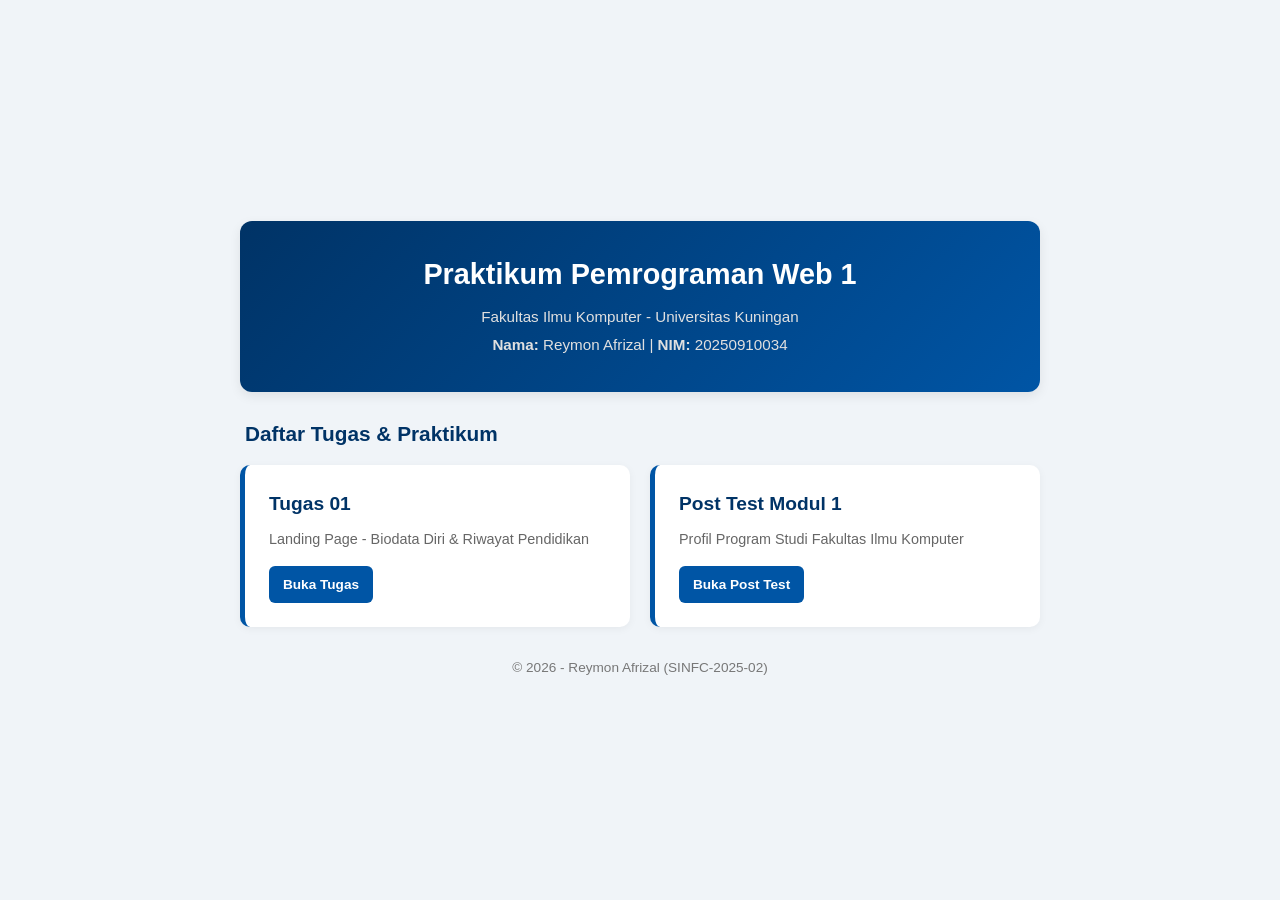
<file: index.html>
<!DOCTYPE html>
<html lang="id">
<head>
    <meta charset="UTF-8">
    <meta name="viewport" content="width=device-width, initial-scale=1.0">
    <title>Praktikum Pemrograman Web 1 - Reymon Afrizal</title>
    <!-- Menghubungkan CSS Utama -->
    <link rel="stylesheet" href="style.css">
</head>
<body>
    <div class="container">
        <header>
            <h1>Praktikum Pemrograman Web 1</h1>
            <p>Fakultas Ilmu Komputer - Universitas Kuningan</p>
            <p><strong>Nama:</strong> Reymon Afrizal | <strong>NIM:</strong> 20250910034</p>
        </header>

        <main>
            <h2>Daftar Tugas & Praktikum</h2>
            <div class="menu-list">
                <!-- Tombol ke Tugas 01 -->
                <a href="tugas_01/" class="menu-card">
                    <h3>Tugas 01</h3>
                    <p>Landing Page - Biodata Diri & Riwayat Pendidikan</p>
                    <span class="btn">Buka Tugas</span>
                </a>
                
                <!-- Tombol ke Post Test Modul 1 -->
                <a href="post_test_modul_1/" class="menu-card">
                    <h3>Post Test Modul 1</h3>
                    <p>Profil Program Studi Fakultas Ilmu Komputer</p>
                    <span class="btn">Buka Post Test</span>
                </a>
            </div>
        </main>

        <footer>
            <p>&copy; 2026 - Reymon Afrizal (SINFC-2025-02)</p>
        </footer>
    </div>
</body>
</html>
</file>
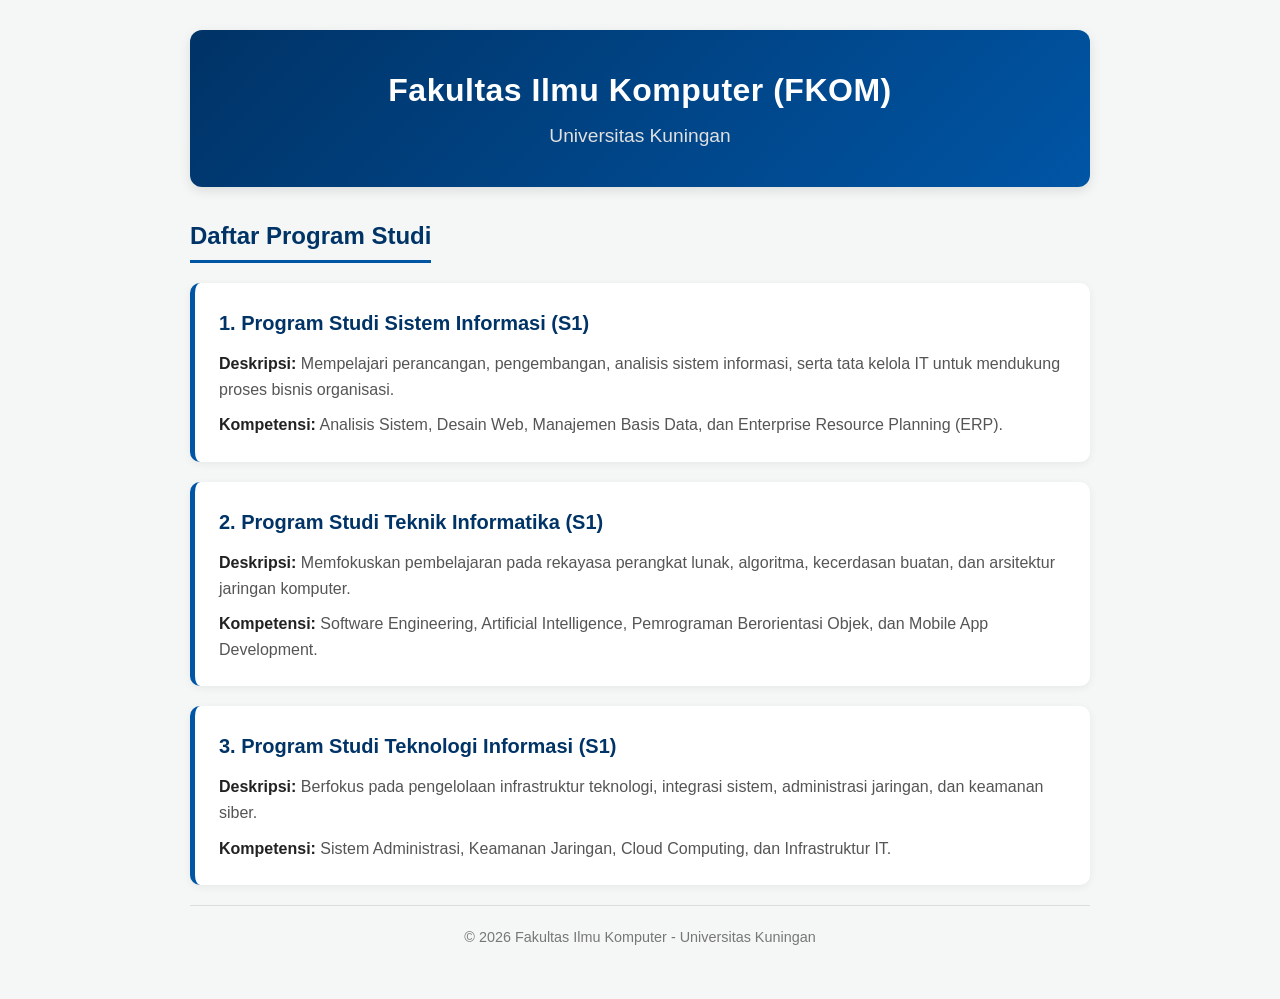
<file: post_test_modul_1/index.html>
<!DOCTYPE html>
<html lang="id">
<head>
    <meta charset="UTF-8">
    <meta name="viewport" content="width=device-width, initial-scale=1.0">
    <title>Profil Program Studi - FKOM UNIKU</title>
    <!-- Menghubungkan ke file CSS eksternal -->
    <link rel="stylesheet" href="style.css">
</head>
<body>
    <header>
        <h1>Fakultas Ilmu Komputer (FKOM)</h1>
        <h2>Universitas Kuningan</h2>
    </header>

    <main>
        <h3>Daftar Program Studi</h3>
        
        <section>
            <h4>1. Program Studi Sistem Informasi (S1)</h4>
            <p><strong>Deskripsi:</strong> Mempelajari perancangan, pengembangan, analisis sistem informasi, serta tata kelola IT untuk mendukung proses bisnis organisasi.</p>
            <p><strong>Kompetensi:</strong> Analisis Sistem, Desain Web, Manajemen Basis Data, dan Enterprise Resource Planning (ERP).</p>
        </section>

        <section>
            <h4>2. Program Studi Teknik Informatika (S1)</h4>
            <p><strong>Deskripsi:</strong> Memfokuskan pembelajaran pada rekayasa perangkat lunak, algoritma, kecerdasan buatan, dan arsitektur jaringan komputer.</p>
            <p><strong>Kompetensi:</strong> Software Engineering, Artificial Intelligence, Pemrograman Berorientasi Objek, dan Mobile App Development.</p>
        </section>

        <section>
            <h4>3. Program Studi Teknologi Informasi (S1)</h4>
            <p><strong>Deskripsi:</strong> Berfokus pada pengelolaan infrastruktur teknologi, integrasi sistem, administrasi jaringan, dan keamanan siber.</p>
            <p><strong>Kompetensi:</strong> Sistem Administrasi, Keamanan Jaringan, Cloud Computing, dan Infrastruktur IT.</p>
        </section>
    </main>

    <footer>
        <p>&copy; 2026 Fakultas Ilmu Komputer - Universitas Kuningan</p>
    </footer>
</body>
</html>
</file>
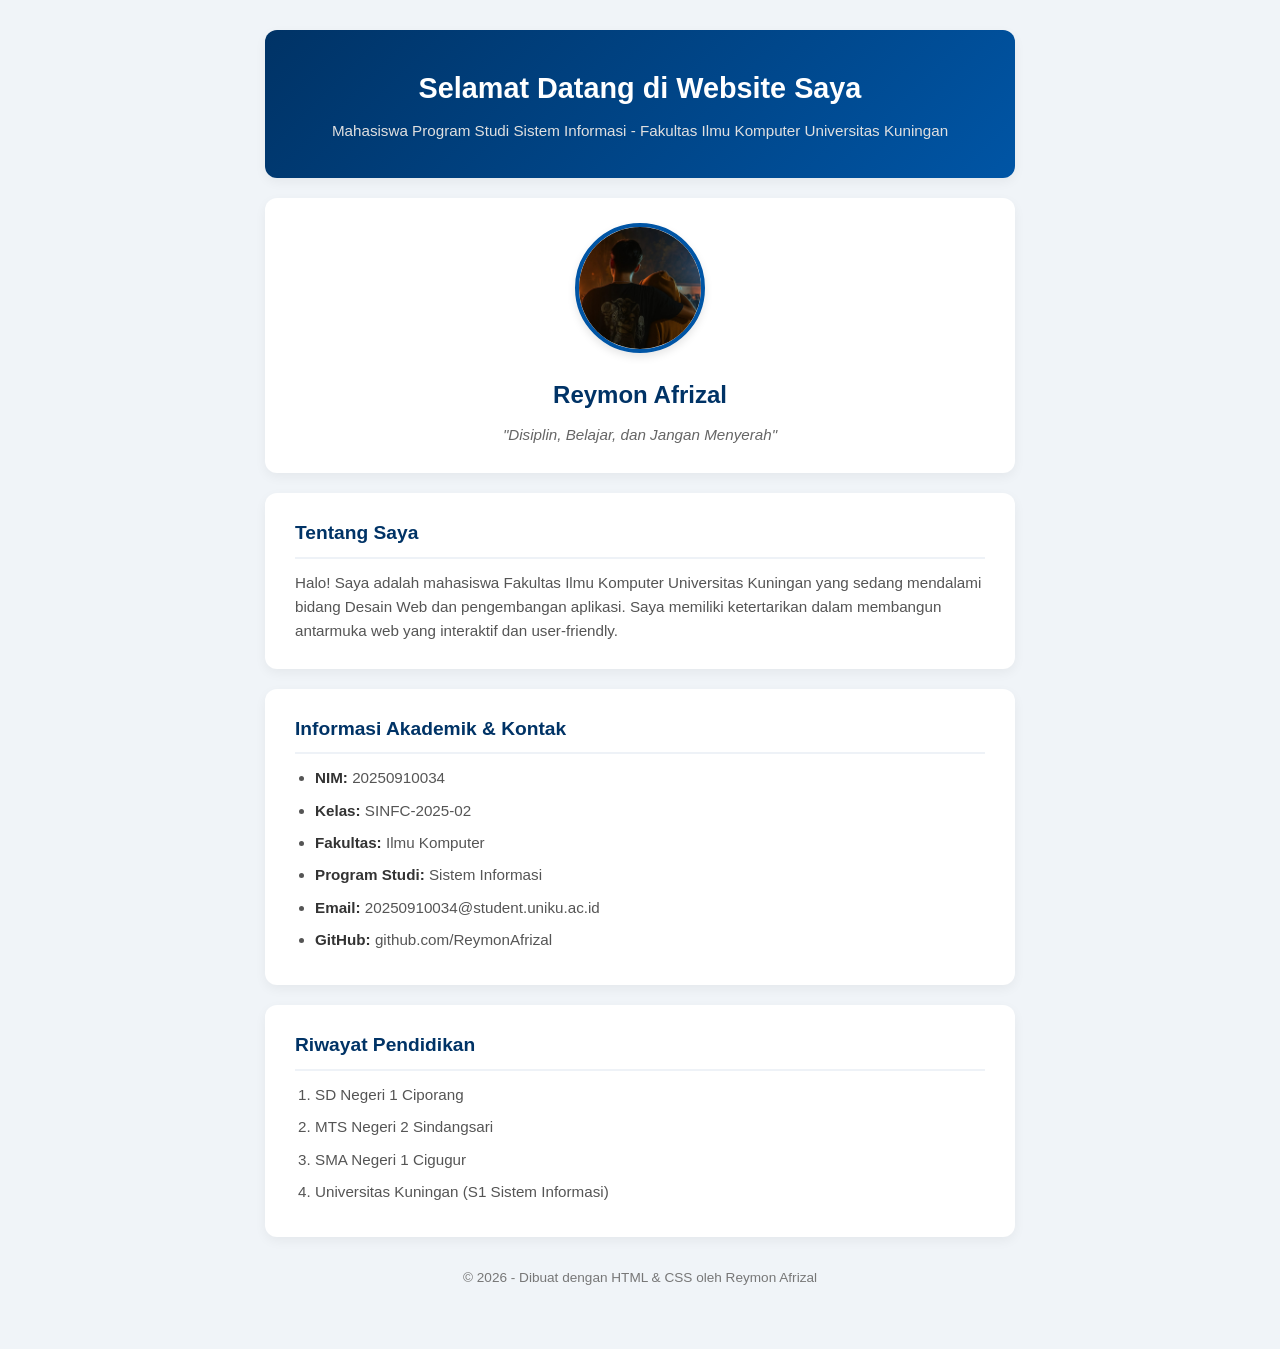
<file: tugas_01/index.html>
<!DOCTYPE html>
<html lang="id">
<head>
    <meta charset="UTF-8">
    <meta name="viewport" content="width=device-width, initial-scale=1.0">
    <title>Landing Page - Biodata Diri</title>
    <!-- Menghubungkan CSS Eksternal -->
    <link rel="stylesheet" href="stylesheet_tugas_01.css">
</head>
<body>

    <header>
        <h1>Selamat Datang di Website Saya</h1>
        <p>Mahasiswa Program Studi Sistem Informasi - Fakultas Ilmu Komputer Universitas Kuningan</p>
    </header>

    <div class="profile-section">
        <!-- Ganti src dengan file foto Anda (misal: LDKM.jpg) -->
        <img src="LDKM.jpg" alt="Foto Profil Saya" class="profile-img">
        <h2>Reymon Afrizal</h2>
        <p><em>"Disiplin, Belajar, dan Jangan Menyerah"</em></p>
    </div>

    <section>
        <h3>Tentang Saya</h3>
        <p>Halo! Saya adalah mahasiswa Fakultas Ilmu Komputer Universitas Kuningan yang sedang mendalami bidang Desain Web dan pengembangan aplikasi. Saya memiliki ketertarikan dalam membangun antarmuka web yang interaktif dan user-friendly.</p>
    </section>

    <section>
        <h3>Informasi Akademik & Kontak</h3>
        <ul>
            <li><strong>NIM:</strong> 20250910034</li>
            <li><strong>Kelas:</strong> SINFC-2025-02</li>
            <li><strong>Fakultas:</strong> Ilmu Komputer</li>
            <li><strong>Program Studi:</strong> Sistem Informasi</li>
            <li><strong>Email:</strong> 20250910034@student.uniku.ac.id</li>
            <li><strong>GitHub:</strong> github.com/ReymonAfrizal</li>
        </ul>
    </section>

    <section>
        <h3>Riwayat Pendidikan</h3>
        <ol>
            <li>SD Negeri 1 Ciporang</li>
            <li>MTS Negeri 2 Sindangsari</li>
            <li>SMA Negeri 1 Cigugur</li>
            <li>Universitas Kuningan (S1 Sistem Informasi)</li>
        </ol>
    </section>

    <footer>
        <p>&copy; 2026 - Dibuat dengan HTML & CSS oleh Reymon Afrizal</p>
    </footer>

</body>
</html>
</file>
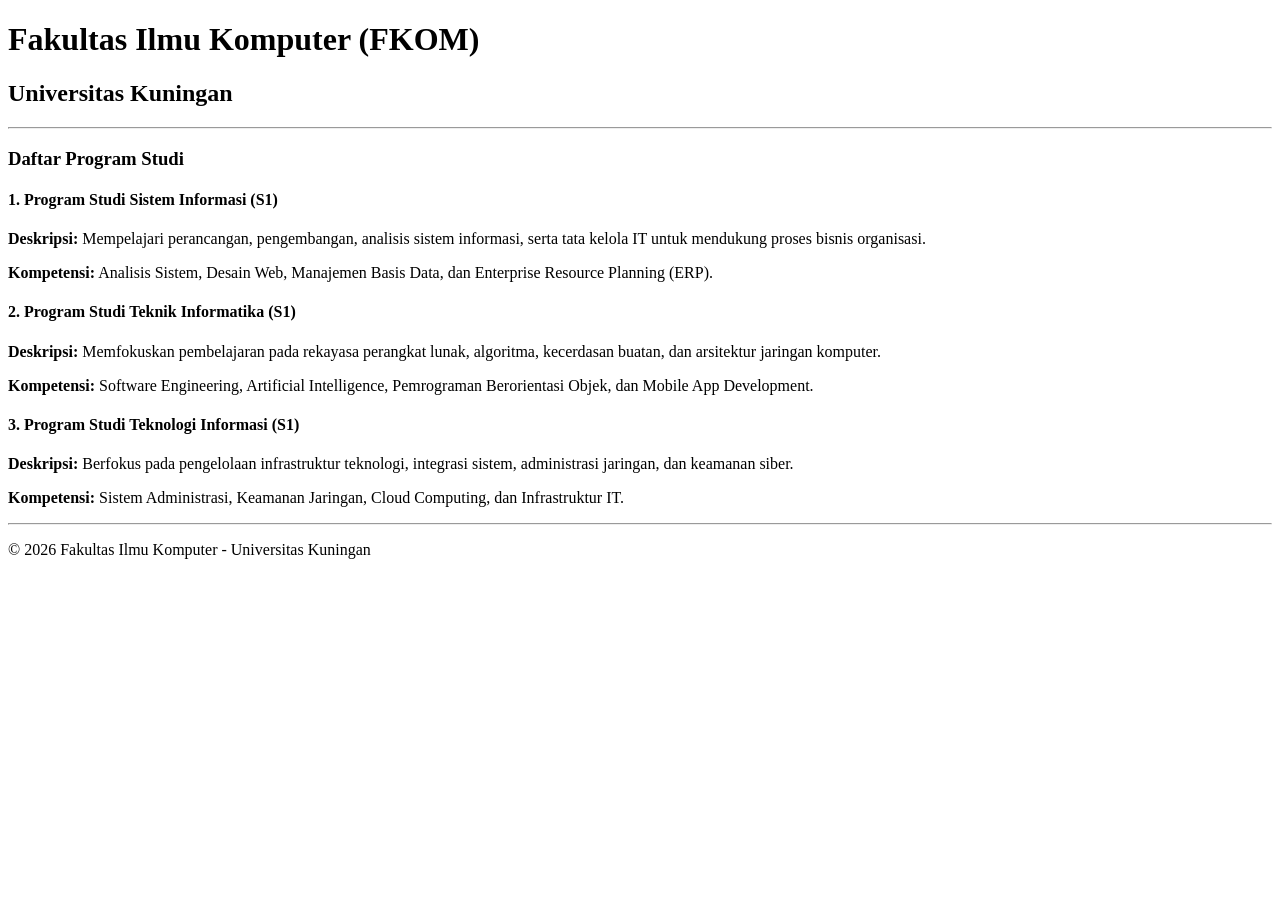
<file: post_test_modul_1.html>
<!DOCTYPE html>
<html lang="id">
<head>
    <meta charset="UTF-8">
    <meta name="viewport" content="width=device-width, initial-scale=1.0">
    <title>Profil Program Studi - FKOM UNIKU</title>
</head>
<body>
    <header>
        <h1>Fakultas Ilmu Komputer (FKOM)</h1>
        <h2>Universitas Kuningan</h2>
        <hr>
    </header>

    <main>
        <h3>Daftar Program Studi</h3>
        
        <section>
            <h4>1. Program Studi Sistem Informasi (S1)</h4>
            <p><strong>Deskripsi:</strong> Mempelajari perancangan, pengembangan, analisis sistem informasi, serta tata kelola IT untuk mendukung proses bisnis organisasi.</p>
            <p><strong>Kompetensi:</strong> Analisis Sistem, Desain Web, Manajemen Basis Data, dan Enterprise Resource Planning (ERP).</p>
        </section>

        <section>
            <h4>2. Program Studi Teknik Informatika (S1)</h4>
            <p><strong>Deskripsi:</strong> Memfokuskan pembelajaran pada rekayasa perangkat lunak, algoritma, kecerdasan buatan, dan arsitektur jaringan komputer.</p>
            <p><strong>Kompetensi:</strong> Software Engineering, Artificial Intelligence, Pemrograman Berorientasi Objek, dan Mobile App Development.</p>
        </section>

        <section>
            <h4>3. Program Studi Teknologi Informasi (S1)</h4>
            <p><strong>Deskripsi:</strong> Berfokus pada pengelolaan infrastruktur teknologi, integrasi sistem, administrasi jaringan, dan keamanan siber.</p>
            <p><strong>Kompetensi:</strong> Sistem Administrasi, Keamanan Jaringan, Cloud Computing, dan Infrastruktur IT.</p>
        </section>
    </main>

    <footer>
        <hr>
        <p>&copy; 2026 Fakultas Ilmu Komputer - Universitas Kuningan</p>
    </footer>
</body>
</html>
</file>
<file: style.css>
/* Reset & Styling Dasar */
* {
    margin: 0;
    padding: 0;
    box-sizing: border-box;
    font-family: 'Segoe UI', Tahoma, Geneva, Verdana, sans-serif;
}

body {
    background-color: #f0f4f8;
    color: #333333;
    line-height: 1.6;
    display: flex;
    justify-content: center;
    align-items: center;
    min-height: 100vh;
    padding: 20px;
}

.container {
    width: 100%;
    max-width: 800px;
}

/* Header Styling */
header {
    background: linear-gradient(135deg, #003366, #0055a5);
    color: #ffffff;
    text-align: center;
    padding: 30px;
    border-radius: 12px;
    box-shadow: 0 4px 12px rgba(0, 0, 0, 0.08);
    margin-bottom: 25px;
}

header h1 {
    font-size: 1.8rem;
    margin-bottom: 8px;
}

header p {
    font-size: 0.95rem;
    color: #e0e0e0;
    margin-bottom: 4px;
}

/* Main / Menu List Styling */
main h2 {
    font-size: 1.3rem;
    color: #003366;
    margin-bottom: 15px;
    padding-left: 5px;
}

.menu-list {
    display: grid;
    grid-template-columns: 1fr 1fr;
    gap: 20px;
}

.menu-card {
    background: #ffffff;
    padding: 24px;
    border-radius: 10px;
    text-decoration: none;
    color: inherit;
    box-shadow: 0 2px 8px rgba(0, 0, 0, 0.05);
    border-left: 5px solid #0055a5;
    transition: transform 0.2s ease, box-shadow 0.2s ease;
    display: flex;
    flex-direction: column;
    justify-content: space-between;
}

.menu-card:hover {
    transform: translateY(-4px);
    box-shadow: 0 6px 16px rgba(0, 0, 0, 0.1);
}

.menu-card h3 {
    color: #003366;
    font-size: 1.2rem;
    margin-bottom: 8px;
}

.menu-card p {
    color: #666666;
    font-size: 0.9rem;
    margin-bottom: 15px;
}

.btn {
    display: inline-block;
    background-color: #0055a5;
    color: #ffffff;
    padding: 8px 14px;
    border-radius: 6px;
    font-size: 0.85rem;
    font-weight: 600;
    text-align: center;
    width: fit-content;
}

/* Footer Styling */
footer {
    text-align: center;
    margin-top: 30px;
    color: #777777;
    font-size: 0.85rem;
}

/* Responsif untuk HP */
@media (max-width: 600px) {
    .menu-list {
        grid-template-columns: 1fr;
    }
}
</file>
<file: post_test_modul_1/style.css>
/* Reset Basic & Font Setup */
* {
    margin: 0;
    padding: 0;
    box-sizing: border-box;
    font-family: 'Segoe UI', Tahoma, Geneva, Verdana, sans-serif;
}

body {
    background-color: #f4f7f6;
    color: #333333;
    line-height: 1.6;
    padding: 30px 20px;
    display: flex;
    flex-direction: column;
    align-items: center;
    min-height: 100vh;
}

/* Container Wrapper / Main Alignment */
header, main, footer {
    width: 100%;
    max-width: 900px;
}

/* Header Styling */
header {
    background: linear-gradient(135deg, #003366, #0055a5);
    color: #ffffff;
    padding: 35px 20px;
    border-radius: 12px;
    text-align: center;
    box-shadow: 0 4px 12px rgba(0, 0, 0, 0.1);
    margin-bottom: 30px;
}

header h1 {
    font-size: 2rem;
    font-weight: 700;
    letter-spacing: 0.5px;
    margin-bottom: 5px;
}

header h2 {
    font-size: 1.2rem;
    font-weight: 400;
    color: #e0e0e0;
}

/* Main Content Styling */
main h3 {
    font-size: 1.5rem;
    color: #003366;
    margin-bottom: 20px;
    border-bottom: 3px solid #0055a5;
    display: inline-block;
    padding-bottom: 5px;
}

/* Program Studi Cards */
section {
    background-color: #ffffff;
    padding: 24px;
    border-radius: 10px;
    margin-bottom: 20px;
    box-shadow: 0 2px 8px rgba(0, 0, 0, 0.06);
    border-left: 5px solid #0055a5;
    transition: transform 0.2s ease, box-shadow 0.2s ease;
}

section:hover {
    transform: translateY(-3px);
    box-shadow: 0 6px 16px rgba(0, 0, 0, 0.1);
}

section h4 {
    color: #003366;
    font-size: 1.25rem;
    margin-bottom: 12px;
}

section p {
    margin-bottom: 10px;
    color: #555555;
}

section p:last-child {
    margin-bottom: 0;
}

section strong {
    color: #222222;
}

/* Footer Styling */
footer {
    text-align: center;
    padding: 20px 0;
    margin-top: auto;
    color: #777777;
    font-size: 0.9rem;
    border-top: 1px solid #dddddd;
}

/* Responsive Design */
@media (max-width: 600px) {
    body {
        padding: 15px 10px;
    }
    
    header h1 {
        font-size: 1.5rem;
    }
    
    header h2 {
        font-size: 1rem;
    }

    section {
        padding: 18px;
    }
}
</file>
<file: tugas_01/stylesheet_tugas_01.css>
/* --- Reset & Global Styling --- */
* {
    margin: 0;
    padding: 0;
    box-sizing: border-box;
    font-family: 'Segoe UI', Tahoma, Geneva, Verdana, sans-serif;
}

body {
    background-color: #f0f4f8;
    color: #333333;
    line-height: 1.6;
    padding: 30px 20px;
    display: flex;
    flex-direction: column;
    align-items: center;
}

/* --- Container Utama / Pembatas Lebar Maksimal --- */
header, .profile-section, section, footer {
    width: 100%;
    max-width: 750px;
    background: #ffffff;
    margin-bottom: 20px;
    border-radius: 12px;
    box-shadow: 0 4px 12px rgba(0, 0, 0, 0.05);
    padding: 25px 30px;
}

/* --- Header Styling --- */
header {
    background: linear-gradient(135deg, #003366, #0055a5);
    color: #ffffff;
    text-align: center;
    padding: 35px 20px;
}

header h1 {
    font-size: 1.8rem;
    margin-bottom: 8px;
    font-weight: 700;
}

header p {
    font-size: 0.95rem;
    color: #e0e0e0;
}

/* --- Profile Section Styling --- */
.profile-section {
    text-align: center;
}

.profile-img {
    width: 130px;
    height: 130px;
    border-radius: 50%;
    object-fit: cover;
    border: 4px solid #0055a5;
    margin-bottom: 15px;
    box-shadow: 0 4px 8px rgba(0, 0, 0, 0.1);
}

.profile-section h2 {
    font-size: 1.5rem;
    color: #003366;
    margin-bottom: 8px;
}

.profile-section p em {
    color: #666666;
    font-size: 0.95rem;
}

/* --- Section Content Styling --- */
section h3 {
    font-size: 1.2rem;
    color: #003366;
    margin-bottom: 12px;
    border-bottom: 2px solid #eef2f7;
    padding-bottom: 8px;
}

section p {
    color: #555555;
    font-size: 0.95rem;
}

/* --- Lists (UL & OL) Styling --- */
section ul, section ol {
    padding-left: 20px;
    color: #555555;
}

section li {
    margin-bottom: 8px;
    font-size: 0.95rem;
}

section ul li strong {
    color: #333333;
}

/* --- Footer Styling --- */
footer {
    text-align: center;
    background: transparent;
    box-shadow: none;
    padding: 10px 0;
    color: #777777;
    font-size: 0.85rem;
}

/* --- Responsive Design untuk Mobile --- */
@media (max-width: 600px) {
    body {
        padding: 15px 10px;
    }

    header, .profile-section, section {
        padding: 20px 15px;
    }

    header h1 {
        font-size: 1.5rem;
    }

    .profile-img {
        width: 110px;
        height: 110px;
    }
}
</file>
